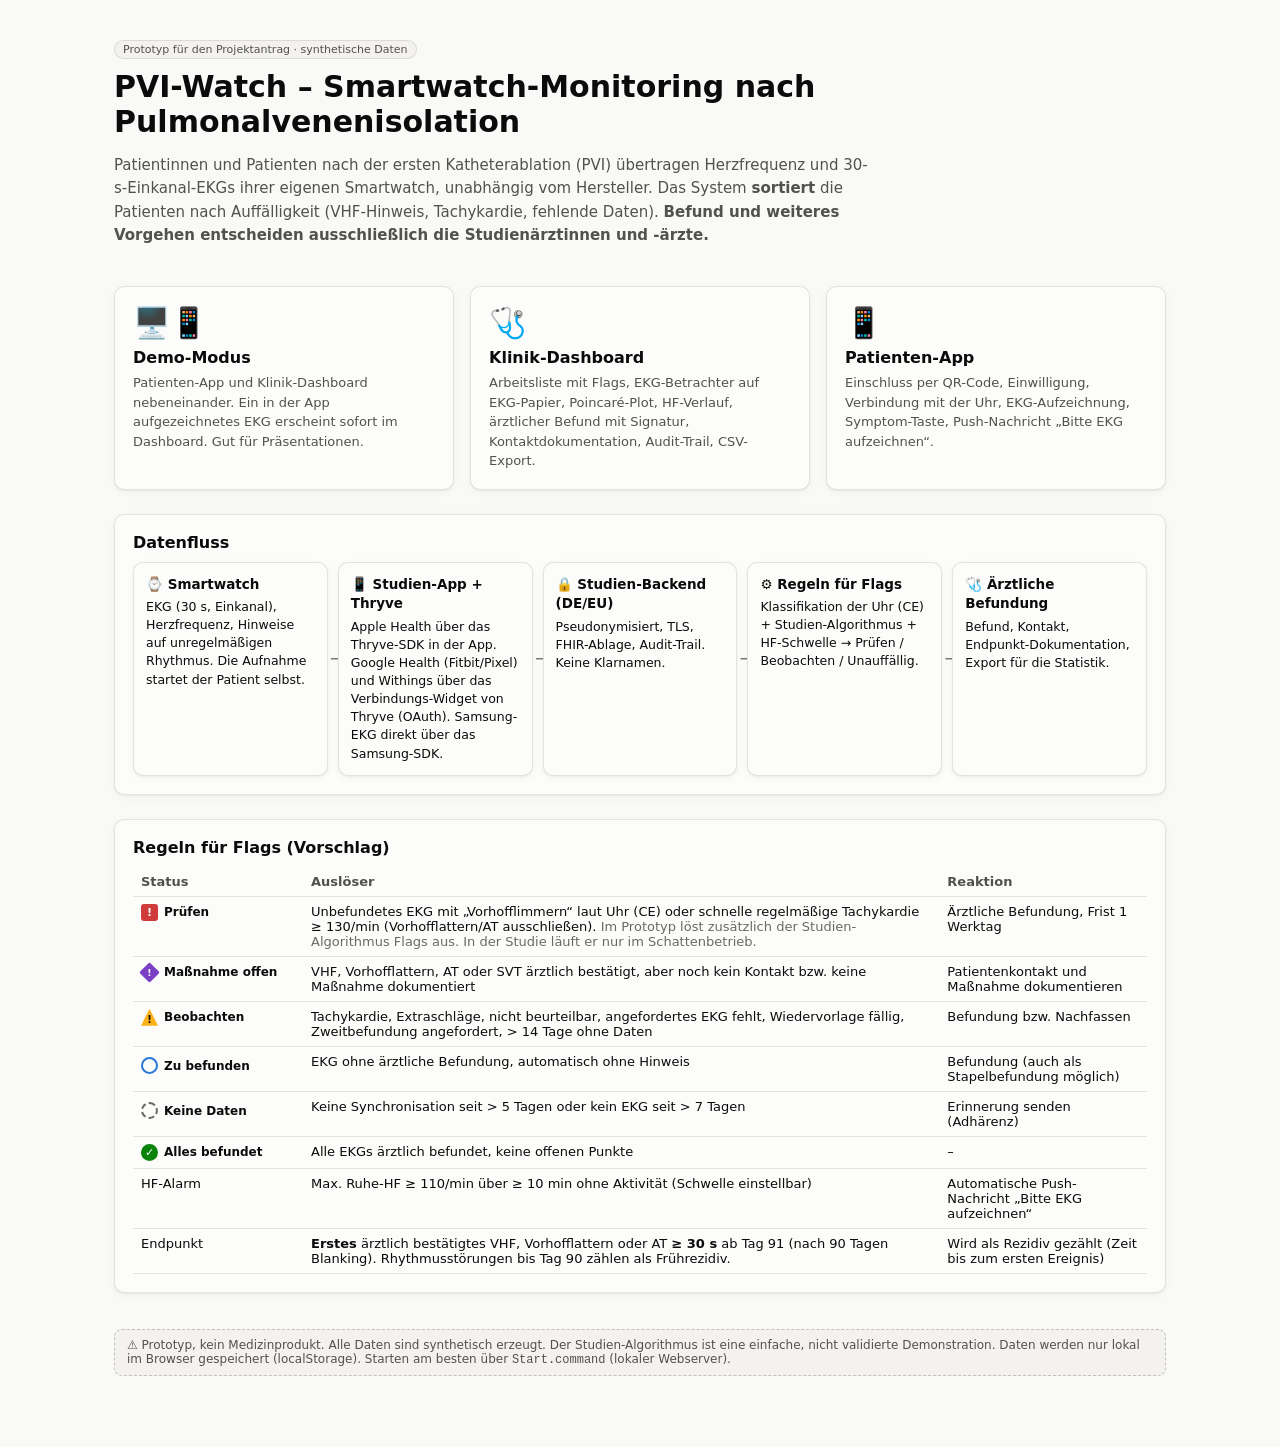
<file: index.html>
<!doctype html>
<html lang="de">
<head>
<meta charset="utf-8">
<meta name="robots" content="noindex, nofollow">
<meta name="viewport" content="width=device-width, initial-scale=1">
<title>PVI-Watch · Prototyp</title>
<link rel="stylesheet" href="assets/style.css">
<style>
  .wrap { max-width: 1100px; margin: 0 auto; padding: 40px 24px 60px; display: flex; flex-direction: column; gap: 24px; }
  .hero h1 { font-size: 30px; }
  .hero p { font-size: 15px; color: var(--ink-2); max-width: 760px; line-height: 1.55; }
  .cards { display: grid; grid-template-columns: repeat(3, 1fr); gap: 16px; }
  .cards a { text-decoration: none; color: inherit; }
  .cards .card { padding: 18px; height: 100%; transition: transform .15s; }
  .cards .card:hover { transform: translateY(-2px); }
  .cards .e { font-size: 30px; }
  .cards h2 { margin: 8px 0 6px; }
  .cards p { margin: 0; color: var(--ink-2); font-size: 13px; line-height: 1.5; }
  .flow { display: grid; grid-template-columns: repeat(5, 1fr); gap: 10px; align-items: stretch; }
  .node { padding: 12px; font-size: 12.5px; line-height: 1.45; position: relative; }
  .node b { display: block; font-size: 13.5px; margin-bottom: 4px; }
  .node:not(:last-child)::after { content: '→'; position: absolute; right: -10px; top: 40%; color: var(--muted); font-size: 16px; transform: translateX(50%); }
  .sec { padding: 18px; }
  .sec h2 { margin-bottom: 10px; }
  table { width: 100%; border-collapse: collapse; font-size: 13px; }
  th, td { text-align: left; padding: 7px 8px; border-bottom: 1px solid var(--border); vertical-align: top; }
  th { color: var(--ink-2); font-weight: 600; }
  ul.rules { margin: 0; padding-left: 18px; line-height: 1.7; font-size: 13.5px; }
</style>
</head>
<body>
<div class="wrap">
  <div class="hero">
    <span class="pill">Prototyp für den Projektantrag · synthetische Daten</span>
    <h1 style="margin-top:10px">PVI-Watch – Smartwatch-Monitoring nach Pulmonalvenenisolation</h1>
    <p>Patientinnen und Patienten nach der ersten Katheterablation (PVI) übertragen Herzfrequenz und 30-s-Einkanal-EKGs ihrer
      eigenen Smartwatch, unabhängig vom Hersteller. Das System <b>sortiert</b> die Patienten nach Auffälligkeit (VHF-Hinweis, Tachykardie,
      fehlende Daten). <b>Befund und weiteres Vorgehen entscheiden ausschließlich die Studienärztinnen und -ärzte.</b></p>
  </div>

  <div class="cards">
    <a href="demo.html"><div class="card"><div class="e">🖥️📱</div><h2>Demo-Modus</h2><p>Patienten-App und Klinik-Dashboard nebeneinander. Ein in der App aufgezeichnetes EKG erscheint sofort im Dashboard. Gut für Präsentationen.</p></div></a>
    <a href="dashboard.html"><div class="card"><div class="e">🩺</div><h2>Klinik-Dashboard</h2><p>Arbeitsliste mit Flags, EKG-Betrachter auf EKG-Papier, Poincaré-Plot, HF-Verlauf, ärztlicher Befund mit Signatur, Kontaktdokumentation, Audit-Trail, CSV-Export.</p></div></a>
    <a href="patient.html"><div class="card"><div class="e">📱</div><h2>Patienten-App</h2><p>Einschluss per QR-Code, Einwilligung, Verbindung mit der Uhr, EKG-Aufzeichnung, Symptom-Taste, Push-Nachricht „Bitte EKG aufzeichnen“.</p></div></a>
  </div>

  <div class="card sec">
    <h2>Datenfluss</h2>
    <div class="flow">
      <div class="card node"><b>⌚ Smartwatch</b>EKG (30 s, Einkanal), Herzfrequenz, Hinweise auf unregelmäßigen Rhythmus. Die Aufnahme startet der Patient selbst.</div>
      <div class="card node"><b>📱 Studien-App + Thryve</b>Apple Health über das Thryve-SDK in der App. Google Health (Fitbit/Pixel) und Withings über das Verbindungs-Widget von Thryve (OAuth). Samsung-EKG direkt über das Samsung-SDK.</div>
      <div class="card node"><b>🔒 Studien-Backend (DE/EU)</b>Pseudonymisiert, TLS, FHIR-Ablage, Audit-Trail. Keine Klarnamen.</div>
      <div class="card node"><b>⚙️ Regeln für Flags</b>Klassifikation der Uhr (CE) + Studien-Algorithmus + HF-Schwelle → Prüfen / Beobachten / Unauffällig.</div>
      <div class="card node"><b>🩺 Ärztliche Befundung</b>Befund, Kontakt, Endpunkt-Dokumentation, Export für die Statistik.</div>
    </div>
  </div>

  <div class="card sec">
    <h2>Regeln für Flags (Vorschlag)</h2>
    <table>
      <tr><th style="width:170px">Status</th><th>Auslöser</th><th>Reaktion</th></tr>
      <tr><td><span class="badge critical"><span class="dot"><span>!</span></span>Prüfen</span></td><td>Unbefundetes EKG mit „Vorhofflimmern“ laut Uhr (CE) oder schnelle regelmäßige Tachykardie ≥ 130/min (Vorhofflattern/AT ausschließen). <span class="muted">Im Prototyp löst zusätzlich der Studien-Algorithmus Flags aus. In der Studie läuft er nur im Schattenbetrieb.</span></td><td>Ärztliche Befundung, Frist 1 Werktag</td></tr>
      <tr><td><span class="badge action"><span class="dot"><span>!</span></span>Maßnahme offen</span></td><td>VHF, Vorhofflattern, AT oder SVT ärztlich bestätigt, aber noch kein Kontakt bzw. keine Maßnahme dokumentiert</td><td>Patientenkontakt und Maßnahme dokumentieren</td></tr>
      <tr><td><span class="badge warning"><span class="dot"><span>!</span></span>Beobachten</span></td><td>Tachykardie, Extraschläge, nicht beurteilbar, angefordertes EKG fehlt, Wiedervorlage fällig, Zweitbefundung angefordert, &gt; 14 Tage ohne Daten</td><td>Befundung bzw. Nachfassen</td></tr>
      <tr><td><span class="badge todo"><span class="dot"><span></span></span>Zu befunden</span></td><td>EKG ohne ärztliche Befundung, automatisch ohne Hinweis</td><td>Befundung (auch als Stapelbefundung möglich)</td></tr>
      <tr><td><span class="badge none"><span class="dot"><span></span></span>Keine Daten</span></td><td>Keine Synchronisation seit &gt; 5 Tagen oder kein EKG seit &gt; 7 Tagen</td><td>Erinnerung senden (Adhärenz)</td></tr>
      <tr><td><span class="badge good"><span class="dot"><span>✓</span></span>Alles befundet</span></td><td>Alle EKGs ärztlich befundet, keine offenen Punkte</td><td>–</td></tr>
      <tr><td>HF-Alarm</td><td>Max. Ruhe-HF ≥ 110/min über ≥ 10 min ohne Aktivität (Schwelle einstellbar)</td><td>Automatische Push-Nachricht „Bitte EKG aufzeichnen“</td></tr>
      <tr><td>Endpunkt</td><td><b>Erstes</b> ärztlich bestätigtes VHF, Vorhofflattern oder AT <b>≥ 30 s</b> ab Tag 91 (nach 90 Tagen Blanking). Rhythmusstörungen bis Tag 90 zählen als Frührezidiv.</td><td>Wird als Rezidiv gezählt (Zeit bis zum ersten Ereignis)</td></tr>
    </table>
  </div>

  <p class="disclaimer">⚠ Prototyp, kein Medizinprodukt. Alle Daten sind synthetisch erzeugt. Der Studien-Algorithmus ist eine einfache, nicht validierte Demonstration.
    Daten werden nur lokal im Browser gespeichert (localStorage). Starten am besten über <code>Start.command</code> (lokaler Webserver).</p>
</div>
</body>
</html>
</file>
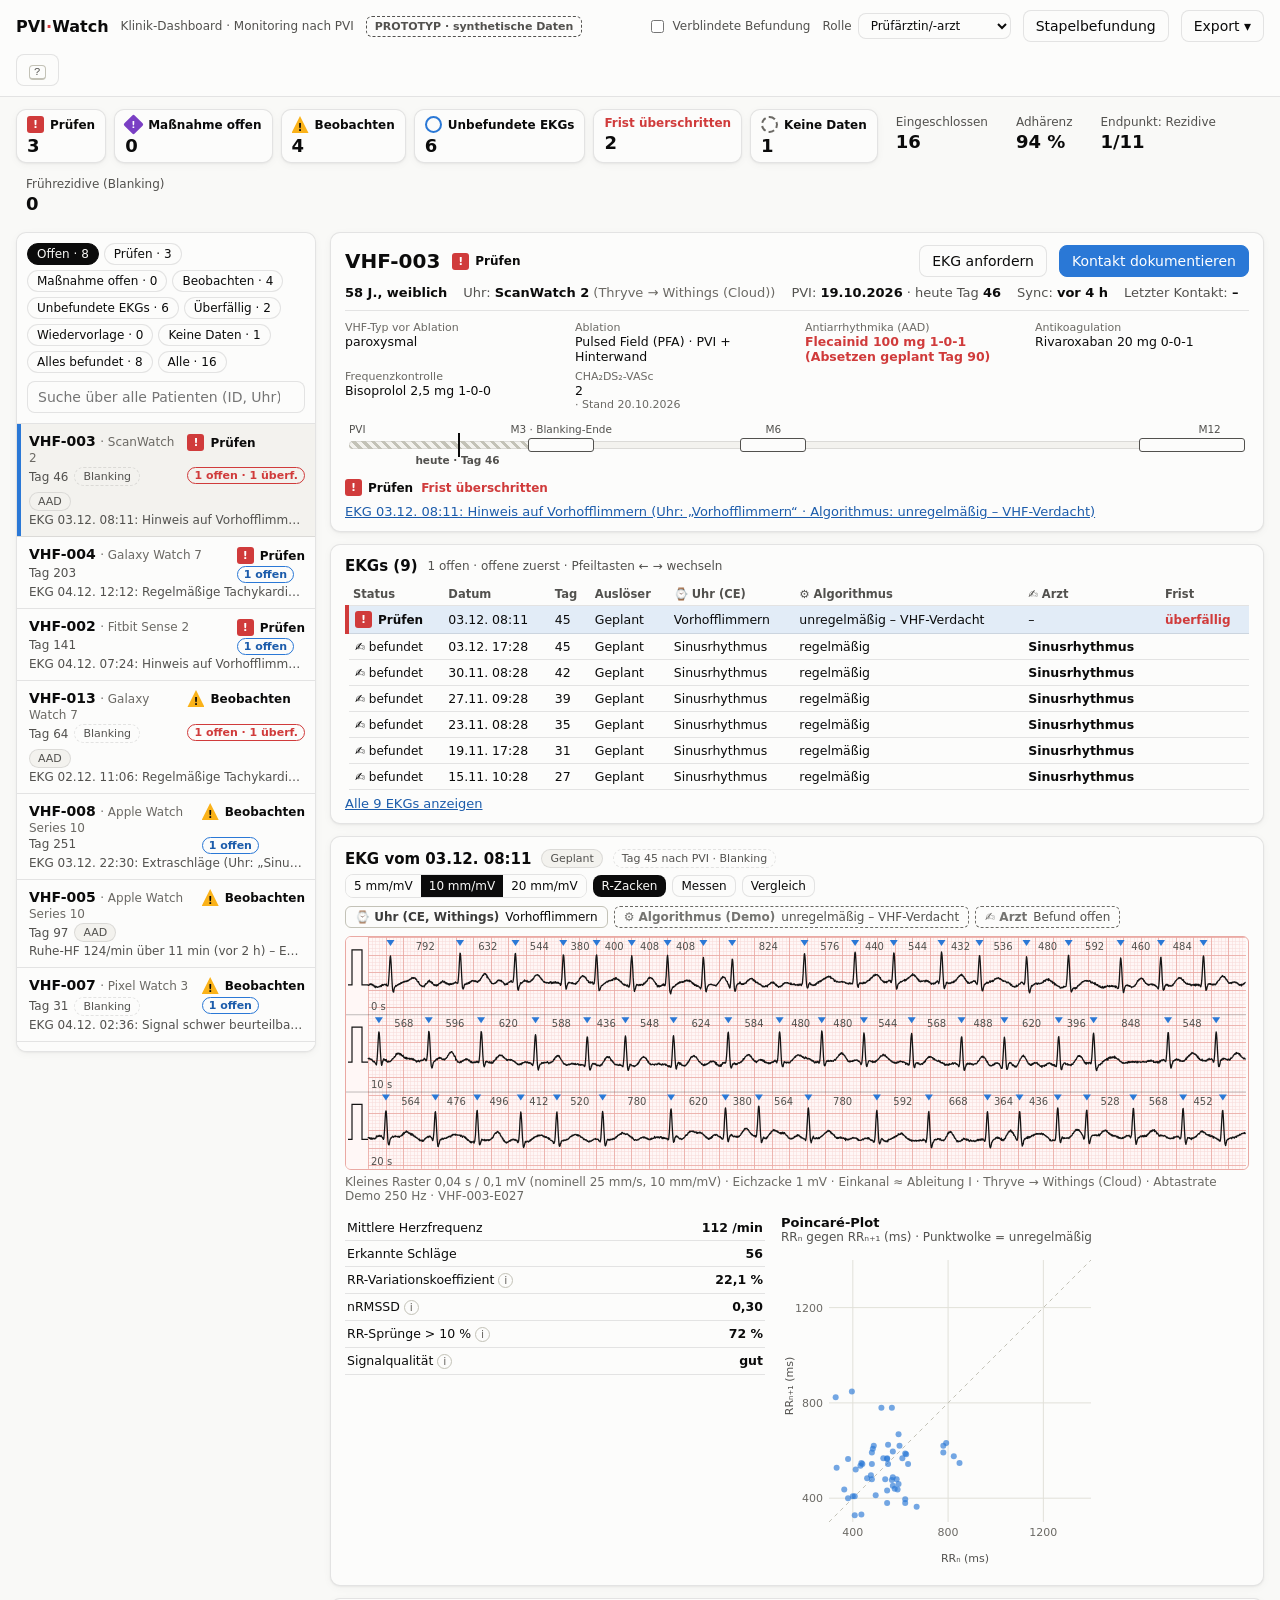
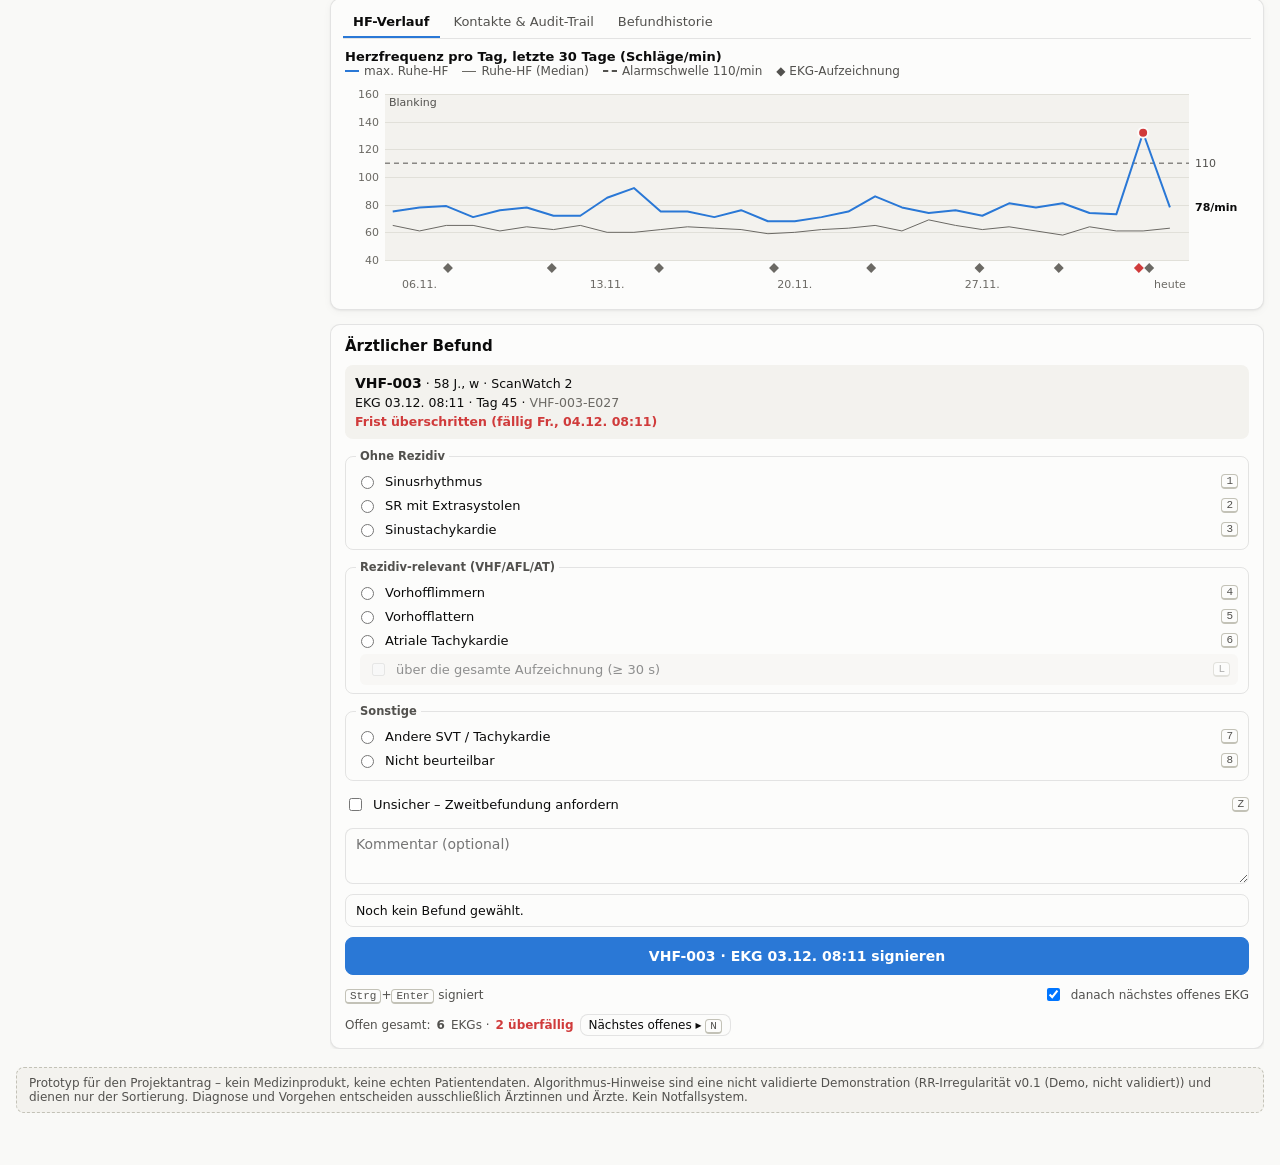
<file: dashboard.html>
<!doctype html>
<html lang="de">
<head>
<meta charset="utf-8">
<meta name="robots" content="noindex, nofollow">
<meta name="viewport" content="width=device-width, initial-scale=1">
<title>PVI-Watch · Klinik-Dashboard (Prototyp)</title>
<link rel="stylesheet" href="assets/style.css">
<style>
  .topbar { display: flex; align-items: center; gap: 12px; padding: 10px 16px; background: var(--surface); border-bottom: 1px solid var(--border); position: sticky; top: 0; z-index: 20; flex-wrap: wrap; }
  .logo { font-weight: 700; font-size: 16px; }
  .logo span { color: var(--critical); }
  .proto { font-size: 11px; font-weight: 600; padding: 3px 8px; border-radius: 6px; border: 1px dashed var(--ink-2); color: var(--ink-2); }
  .tb-ctrl { display: flex; align-items: center; gap: 6px; font-size: 12px; color: var(--ink-2); }
  .tb-ctrl select { padding: 4px 8px; font-size: 12px; }
  .menu { position: relative; }
  .menu-pop { position: absolute; right: 0; top: calc(100% + 4px); z-index: 30; min-width: 280px; padding: 6px; display: none; }
  .menu-pop.open { display: block; }
  .menu-pop button { display: block; width: 100%; text-align: left; border: 0; padding: 8px 10px; }
  .menu-pop button small { display: block; color: var(--muted); }

  .wrap { padding: 12px 16px 40px; }
  .kpis { display: flex; gap: 8px; flex-wrap: wrap; margin-bottom: 12px; align-items: stretch; }
  .kpi { display: flex; flex-direction: column; gap: 2px; padding: 7px 12px; min-width: 112px; text-align: left; border-radius: 10px; }
  .kpi .v { font-size: 20px; font-weight: 650; font-variant-numeric: tabular-nums; }
  .kpi .l { font-size: 12px; color: var(--ink-2); display: flex; align-items: center; gap: 6px; }
  .kpi.active { outline: 2px solid var(--accent); }
  .kpi-sep { width: 1px; background: var(--border); margin: 0 4px; }
  .kpi.stat { background: transparent; box-shadow: none; cursor: default; }
  .kpi.stat:hover { background: transparent; }

  .layout { display: grid; grid-template-columns: 330px minmax(0, 1fr) 360px; gap: 14px; align-items: start; }
  .list { padding: 0; overflow: hidden; position: sticky; top: 64px; max-height: calc(100vh - 80px); display: flex; flex-direction: column; }
  .list-head { padding: 10px; border-bottom: 1px solid var(--border); display: flex; flex-direction: column; gap: 8px; }
  .chips { display: flex; flex-wrap: wrap; gap: 5px; }
  .chip { font-size: 12px; padding: 3px 9px; border-radius: 99px; }
  .chip.active { background: var(--ink); color: var(--page); border-color: var(--ink); }
  .filter-note { font-size: 12px; color: var(--ink-2); background: var(--surface-2); border-radius: 6px; padding: 5px 8px; }
  .plist { overflow: auto; }
  .prow { display: grid; grid-template-columns: 1fr auto; gap: 2px 8px; width: 100%; text-align: left; border: 0; border-bottom: 1px solid var(--border); border-radius: 0; padding: 9px 10px 9px 12px; background: var(--surface); position: relative; }
  .prow.sel { background: var(--surface-2); box-shadow: inset 4px 0 0 var(--accent); }
  .prow .id { font-weight: 650; }
  .prow .why { grid-column: 1 / -1; font-size: 12px; color: var(--ink-2); white-space: nowrap; overflow: hidden; text-overflow: ellipsis; }
  .prow .meta { font-size: 12px; color: var(--ink-2); display: flex; gap: 6px; flex-wrap: wrap; align-items: center; }
  .cnt { font-size: 11px; font-weight: 650; padding: 1px 6px; border-radius: 99px; border: 1px solid var(--accent); color: var(--accent-ink); }
  .cnt.over { border-color: var(--critical); color: var(--critical); }

  .main { display: flex; flex-direction: column; gap: 12px; min-width: 0; }
  .sec { padding: 12px 14px; }
  .sec-h { display: flex; align-items: center; gap: 10px; margin-bottom: 8px; flex-wrap: wrap; }
  .sec-h h2 { font-size: 15px; }
  .phead { display: flex; flex-wrap: wrap; align-items: center; gap: 8px 12px; }
  .phead .pid { font-size: 20px; font-weight: 700; }
  .facts { display: flex; flex-wrap: wrap; gap: 4px 16px; font-size: 13px; color: var(--ink-2); margin-top: 8px; }
  .facts b { color: var(--ink); font-weight: 600; }
  .clin { display: grid; grid-template-columns: repeat(auto-fill, minmax(190px, 1fr)); gap: 6px 16px; margin-top: 10px; padding-top: 10px; border-top: 1px solid var(--border); font-size: 12.5px; }
  .clin div span { display: block; color: var(--muted); font-size: 11px; }
  .clin .warnv { color: var(--critical); font-weight: 600; }
  .timeline { position: relative; height: 46px; margin: 12px 4px 2px; }
  .tl-bar { position: absolute; left: 0; right: 0; top: 18px; height: 8px; background: var(--surface-2); border-radius: 4px; border: 1px solid var(--border); }
  .tl-blank { position: absolute; top: 18px; height: 8px; background: repeating-linear-gradient(45deg, var(--axis) 0 3px, transparent 3px 7px); border-radius: 4px 0 0 4px; }
  .tl-win { position: absolute; top: 15px; height: 14px; border-radius: 3px; border: 1.5px solid var(--ink-2); background: var(--surface); }
  .tl-win.due { border-color: var(--warning); background: color-mix(in srgb, var(--warning) 25%, transparent); }
  .tl-win.done { border-color: var(--good); background: color-mix(in srgb, var(--good) 20%, transparent); }
  .tl-lab { position: absolute; top: 0; font-size: 10.5px; color: var(--ink-2); transform: translateX(-50%); white-space: nowrap; }
  .tl-lab.b { top: 31px; }
  .tl-today { position: absolute; top: 10px; width: 2px; height: 24px; background: var(--ink); }
  .tl-ev { position: absolute; top: 16px; width: 12px; height: 12px; background: var(--critical); transform: translateX(-50%) rotate(45deg); border: 2px solid var(--surface); }
  .reasons { margin: 10px 0 0; padding: 0; list-style: none; display: flex; flex-direction: column; gap: 5px; }
  .reasons li { display: flex; gap: 8px; align-items: center; font-size: 13px; flex-wrap: wrap; }
  .linkbtn { border: 0; background: none; padding: 0; color: var(--accent-ink); text-decoration: underline; font-size: 13px; text-align: left; }
  .mini { font-size: 12px; padding: 3px 8px; }

  table.ecgs { width: 100%; border-collapse: collapse; font-size: 12.5px; }
  table.ecgs th { text-align: left; font-weight: 600; color: var(--ink-2); font-size: 11.5px; padding: 4px 6px; border-bottom: 1px solid var(--border); white-space: nowrap; }
  table.ecgs td { padding: 5px 6px; border-bottom: 1px solid var(--border); white-space: nowrap; }
  table.ecgs tr.erow { cursor: pointer; }
  table.ecgs tr.erow:hover td { background: var(--surface-2); }
  table.ecgs tr.erow.sel td { background: color-mix(in srgb, var(--accent) 12%, transparent); }
  table.ecgs tr.erow td:first-child { border-left: 4px solid transparent; }
  table.ecgs tr.erow.st-critical td:first-child { border-left-color: var(--critical); }
  table.ecgs tr.erow.st-warning td:first-child { border-left-color: var(--warning); }
  table.ecgs tr.erow.st-todo td:first-child { border-left-color: var(--accent); }
  .over { color: var(--critical); font-weight: 600; }
  .draft { font-size: 11px; color: var(--action); font-weight: 650; }

  .viewer-head { display: flex; flex-wrap: wrap; gap: 6px 10px; align-items: center; margin-bottom: 8px; }
  .srcs { display: flex; flex-wrap: wrap; gap: 6px; margin-bottom: 8px; }
  .ctrls { display: flex; gap: 6px; align-items: center; flex-wrap: wrap; font-size: 12px; }
  .ctrls .seg { display: inline-flex; border: 1px solid var(--border); border-radius: 8px; overflow: hidden; }
  .ctrls .seg button { border: 0; border-radius: 0; padding: 4px 8px; font-size: 12px; }
  .ctrls .seg button.on, .ctrls button.on { background: var(--ink); color: var(--page); }
  .ecgwrap { position: relative; border-radius: 6px; overflow: hidden; border: 1px solid var(--ecg-major); user-select: none; }
  .ecgwrap canvas { display: block; }
  .ecgwrap.measure { cursor: crosshair; }
  .hline { position: absolute; top: 0; width: 1px; background: var(--ecg-mark); pointer-events: none; display: none; }
  .caliper { position: absolute; pointer-events: none; display: none; border-left: 1.5px solid var(--action); border-right: 1.5px solid var(--action); background: color-mix(in srgb, var(--action) 12%, transparent); }
  .caliper span { position: absolute; top: 2px; left: 50%; transform: translateX(-50%); background: var(--action); color: #fff; font-size: 11px; font-weight: 650; padding: 1px 6px; border-radius: 4px; white-space: nowrap; }
  .cmp-label { font-size: 12px; color: var(--ink-2); margin: 10px 0 4px; }
  .grid2 { display: grid; grid-template-columns: minmax(0, 420px) 1fr; gap: 16px; margin-top: 12px; align-items: start; }
  .meas { display: grid; grid-template-columns: 1fr auto; gap: 0; font-size: 12.5px; }
  .meas > div { padding: 5px 2px; border-bottom: 1px solid var(--border); }
  .meas > div:nth-child(even) { text-align: right; font-weight: 650; font-variant-numeric: tabular-nums; }
  .info { cursor: help; color: var(--muted); font-size: 11px; border: 1px solid var(--axis); border-radius: 50%; width: 15px; height: 15px; display: inline-grid; place-items: center; margin-left: 4px; }
  .chart-title { font-size: 13px; font-weight: 600; }
  .chart-sub { font-size: 12px; color: var(--ink-2); margin-bottom: 6px; }
  .legend { display: flex; gap: 14px; font-size: 12px; color: var(--ink-2); margin-bottom: 6px; flex-wrap: wrap; }
  .legend i { display: inline-block; width: 14px; height: 0; border-top: 2px solid; vertical-align: middle; margin-right: 5px; }
  .tabs { display: flex; gap: 4px; border-bottom: 1px solid var(--border); margin: -4px -2px 10px; }
  .tabs button { border: 0; border-radius: 0; background: none; padding: 7px 10px; font-size: 13px; color: var(--ink-2); border-bottom: 2px solid transparent; }
  .tabs button.on { color: var(--ink); font-weight: 650; border-bottom-color: var(--accent); }
  .log { list-style: none; margin: 0; padding: 0; font-size: 12.5px; }
  .log li { padding: 6px 0; border-bottom: 1px solid var(--border); display: grid; grid-template-columns: 96px 1fr; gap: 10px; }
  .log .who { color: var(--muted); font-size: 11.5px; }

  .review-col { position: sticky; top: 64px; max-height: calc(100vh - 80px); overflow: auto; }
  .rv { padding: 12px 14px; display: flex; flex-direction: column; gap: 10px; }
  .rv-target { font-size: 12.5px; padding: 8px 10px; border-radius: 8px; background: var(--surface-2); line-height: 1.5; }
  .rv-target b { font-size: 14px; }
  fieldset { border: 1px solid var(--border); border-radius: 8px; padding: 6px 10px 8px; margin: 0; }
  legend { font-size: 11.5px; color: var(--ink-2); padding: 0 4px; font-weight: 600; }
  .opt { display: flex; align-items: center; gap: 8px; font-size: 13px; padding: 4px 0; cursor: pointer; }
  .opt kbd { margin-left: auto; }
  .rv .sub-opt { margin: 2px 0 0 4px; padding: 6px 8px; border-radius: 6px; background: var(--surface-2); }
  .rv .sub-opt.disabled { opacity: .45; }
  .preview { font-size: 12.5px; border-radius: 8px; padding: 8px 10px; border: 1px solid var(--border); }
  .preview.yes { border-color: var(--critical); background: color-mix(in srgb, var(--critical) 8%, transparent); }
  .sign { width: 100%; padding: 10px; font-weight: 650; }
  .hist { font-size: 12px; border-left: 2px solid var(--axis); padding-left: 8px; display: flex; flex-direction: column; gap: 4px; }
  .hist .old { color: var(--muted); }
  .hist .old b { text-decoration: line-through; }
  .ro { font-size: 12.5px; padding: 8px 10px; border-radius: 8px; border: 1px dashed var(--axis); color: var(--ink-2); }
  .queue { font-size: 12px; color: var(--ink-2); display: flex; align-items: center; gap: 6px; flex-wrap: wrap; }

  dialog { border: 1px solid var(--border); border-radius: 12px; padding: 0; background: var(--surface); color: var(--ink); box-shadow: 0 20px 60px rgba(0,0,0,.25); max-width: min(920px, 96vw); }
  dialog::backdrop { background: rgba(0,0,0,.35); }
  .dlg { padding: 18px; display: flex; flex-direction: column; gap: 10px; min-width: 420px; }
  .dlg label { font-size: 12.5px; display: flex; flex-direction: column; gap: 4px; }
  .dlg .row2 { display: grid; grid-template-columns: 1fr 1fr; gap: 10px; }
  .batch-list { max-height: 60vh; overflow: auto; display: flex; flex-direction: column; gap: 8px; }
  .batch-item { display: grid; grid-template-columns: 24px 150px 1fr; gap: 10px; align-items: center; border: 1px solid var(--border); border-radius: 8px; padding: 6px 8px; }
  .batch-item canvas { display: block; border-radius: 4px; }
  .keys { display: grid; grid-template-columns: auto 1fr; gap: 6px 14px; font-size: 13px; }
  .empty { padding: 30px; text-align: center; color: var(--ink-2); }

  @media (max-width: 1500px) {
    #userName { display: none; }
    .kpi { min-width: 0; padding: 6px 10px; }
    .kpi .v { font-size: 18px; }
    .kpi-sep { display: none; }
  }
  @media (max-width: 1450px) {
    .layout { grid-template-columns: 300px minmax(0, 1fr); }
    .review-col { grid-column: 2; position: static; max-height: none; }
  }
  @media (max-width: 1100px) {
    .layout { grid-template-columns: 1fr; }
    .list { position: static; max-height: 300px; }
    .review-col { grid-column: 1; }
    .grid2 { grid-template-columns: 1fr; }
  }
</style>
</head>
<body>
<div class="topbar">
  <div class="logo">PVI<span>·</span>Watch</div>
  <div class="ink2 small">Klinik-Dashboard · Monitoring nach PVI</div>
  <span class="proto" title="Synthetische Daten, kein Medizinprodukt">PROTOTYP · synthetische Daten</span>
  <div class="spacer"></div>
  <label class="tb-ctrl" title="Uhr- und Algorithmus-Einstufung werden erst nach dem Signieren eingeblendet (vermeidet Anchoring-Bias bei der Referenzbefundung)"><input type="checkbox" id="tBlind"> Verblindete Befundung</label>
  <label class="tb-ctrl">Rolle
    <select id="tRole"><option value="pi">Prüfärztin/-arzt</option><option value="nurse">Study Nurse</option><option value="monitor">Monitor (nur lesen)</option></select>
  </label>
  <button id="btnBatch" title="Unauffällige Routine-EKGs gesammelt befunden">Stapelbefundung</button>
  <div class="menu">
    <button id="btnExport" aria-haspopup="true">Export ▾</button>
    <div class="card menu-pop" id="exportMenu" role="menu"></div>
  </div>
  <button id="btnKeys" title="Tastenkürzel (?)"><kbd>?</kbd></button>
  <span class="small ink2" id="userName"></span>
</div>

<div class="wrap">
  <div class="kpis" id="kpis"></div>
  <div class="layout">
    <aside class="card list" aria-label="Patientenliste">
      <div class="list-head">
        <div class="chips" id="chips" role="tablist"></div>
        <input type="search" id="search" placeholder="Suche über alle Patienten (ID, Uhr) …" aria-label="Patienten suchen">
        <div class="filter-note" id="filterNote" hidden></div>
      </div>
      <div class="plist" id="plist" role="listbox" aria-label="Patienten"></div>
    </aside>
    <section class="main" id="main"></section>
    <aside class="review-col" id="reviewCol" aria-label="Befundung"></aside>
  </div>
  <p class="disclaimer" style="margin-top:18px">
    Prototyp für den Projektantrag – kein Medizinprodukt, keine echten Patientendaten. Algorithmus-Hinweise sind eine nicht validierte Demonstration (<span id="algoVer"></span>) und dienen nur der Sortierung.
    Diagnose und Vorgehen entscheiden ausschließlich Ärztinnen und Ärzte. Kein Notfallsystem.
  </p>
</div>

<dialog id="dlgContact"></dialog>
<dialog id="dlgConfirm"></dialog>
<dialog id="dlgBatch"></dialog>
<dialog id="dlgKeys"></dialog>

<div class="tooltip" id="tip" role="tooltip"></div>
<div class="toast" id="toast" role="status" aria-live="polite"></div>

<script src="assets/ecg.js"></script>
<script src="assets/data.js"></script>
<script src="assets/dashboard.js"></script>
</body>
</html>
</file>
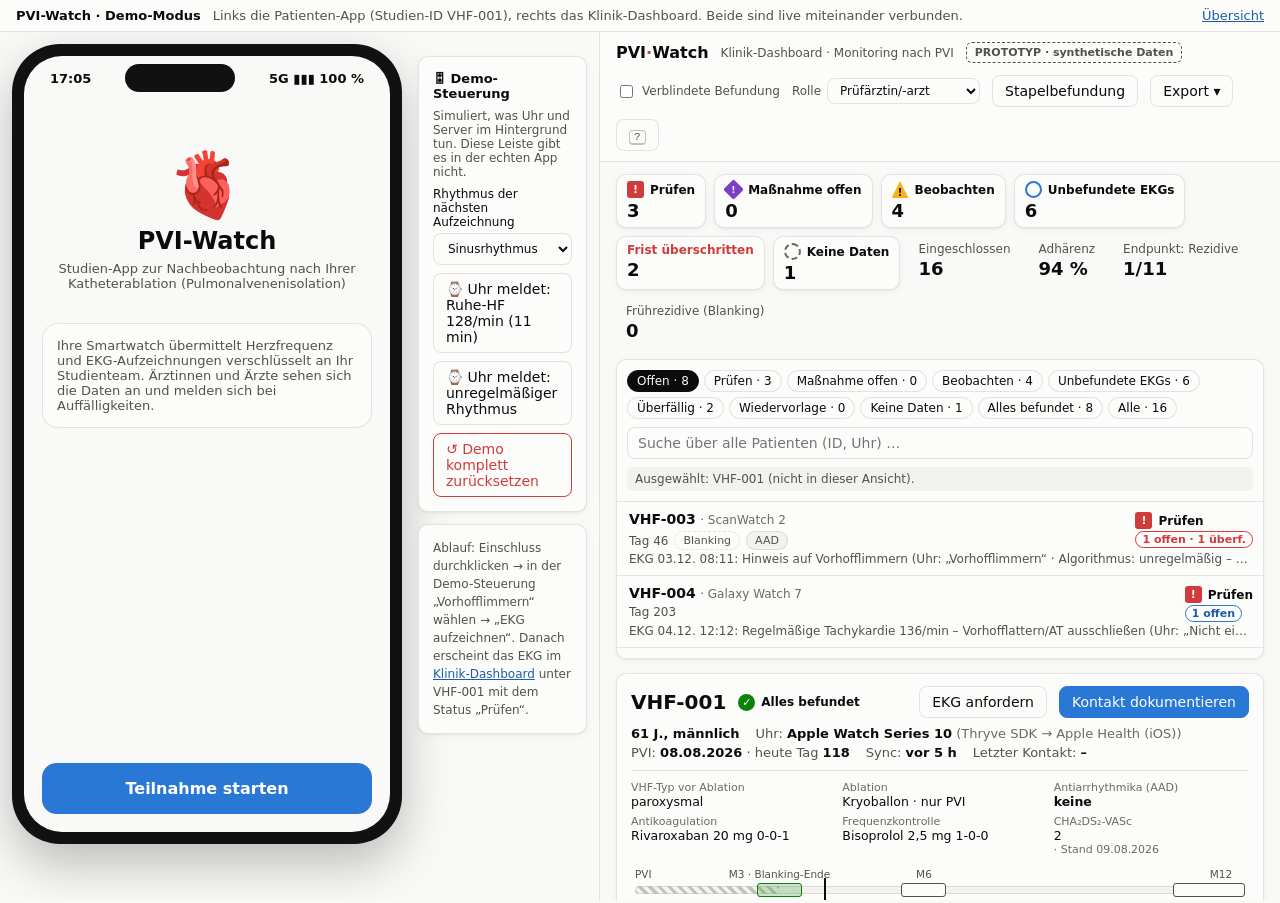
<file: demo.html>
<!doctype html>
<html lang="de">
<head>
<meta charset="utf-8">
<meta name="robots" content="noindex, nofollow">
<meta name="viewport" content="width=device-width, initial-scale=1">
<title>PVI-Watch · Demo-Modus</title>
<link rel="stylesheet" href="assets/style.css">
<style>
  html, body { height: 100%; }
  body { display: grid; grid-template-columns: 600px 1fr; grid-template-rows: auto 1fr; }
  header { grid-column: 1 / -1; padding: 8px 16px; display: flex; gap: 12px; align-items: center; background: var(--surface); border-bottom: 1px solid var(--border); font-size: 13px; }
  iframe { border: 0; width: 100%; height: 100%; }
  .left { border-right: 1px solid var(--border); background: var(--page); }
</style>
</head>
<body>
<header><b>PVI-Watch · Demo-Modus</b><span class="ink2">Links die Patienten-App (Studien-ID VHF-001), rechts das Klinik-Dashboard. Beide sind live miteinander verbunden.</span><div class="spacer"></div><a href="index.html">Übersicht</a></header>
<div class="left"><iframe src="patient.html" title="Patienten-App"></iframe></div>
<div><iframe src="dashboard.html?p=VHF-001" title="Klinik-Dashboard"></iframe></div>
</body>
</html>
</file>
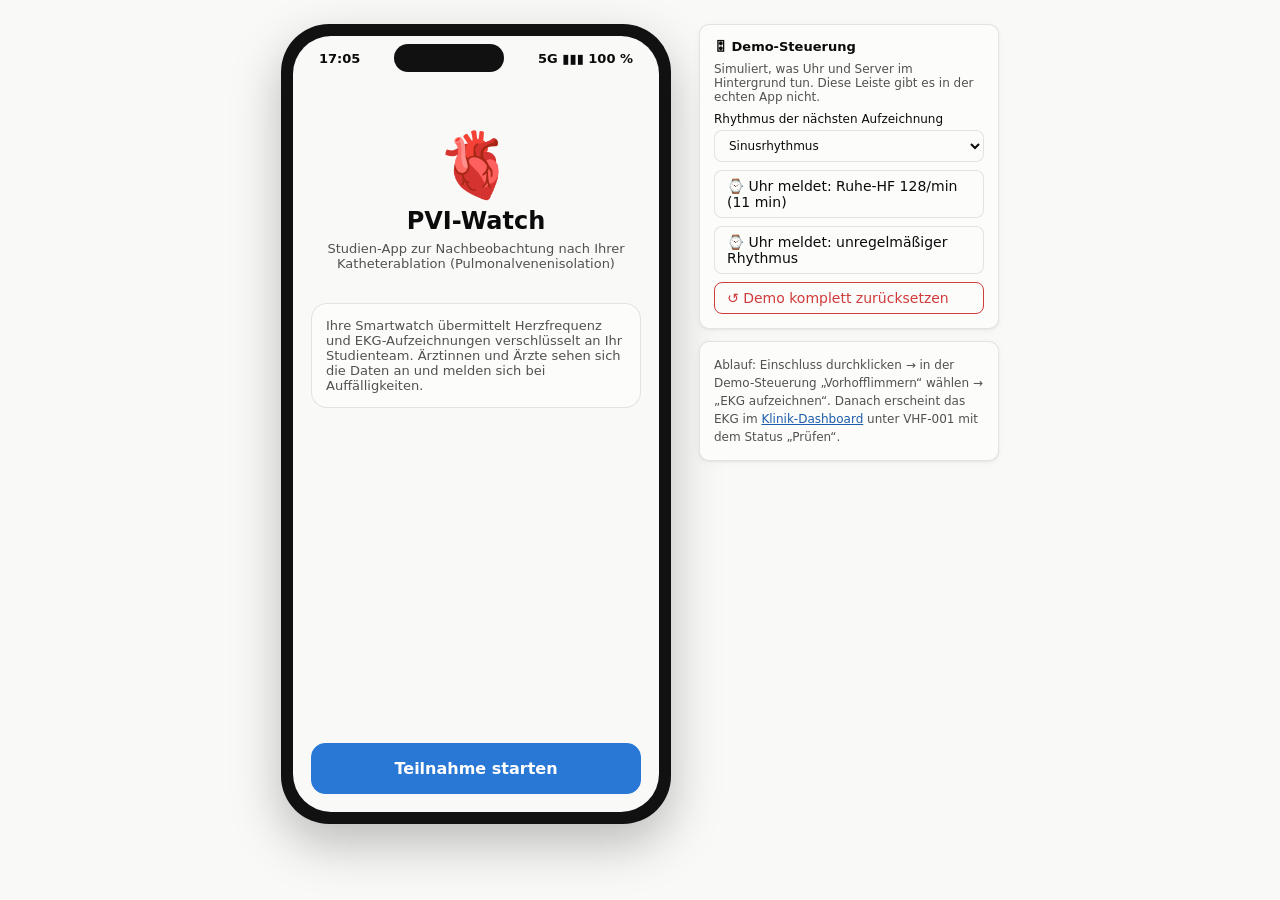
<file: patient.html>
<!doctype html>
<html lang="de">
<head>
<meta charset="utf-8">
<meta name="robots" content="noindex, nofollow">
<meta name="viewport" content="width=device-width, initial-scale=1">
<title>PVI-Watch · Patienten-App (Prototyp)</title>
<link rel="stylesheet" href="assets/style.css">
<style>
  body { display: flex; gap: 28px; justify-content: center; align-items: flex-start; padding: 24px; min-height: 100vh; }
  body.embed { padding: 12px; gap: 16px; }
  .phone { width: 390px; height: 800px; border-radius: 48px; background: #111; padding: 12px; box-shadow: 0 20px 50px rgba(0,0,0,.25); flex: 0 0 auto; }
  .screen { width: 100%; height: 100%; border-radius: 38px; background: var(--page); overflow: hidden; position: relative; display: flex; flex-direction: column; }
  .statusbar { height: 44px; display: flex; align-items: center; justify-content: space-between; padding: 0 26px; font-size: 13px; font-weight: 600; flex: 0 0 auto; }
  .notch { width: 110px; height: 28px; background: #111; border-radius: 20px; }
  .content { flex: 1; overflow-y: auto; padding: 8px 18px 18px; display: flex; flex-direction: column; gap: 12px; }
  .tabs { display: flex; border-top: 1px solid var(--border); background: var(--surface); flex: 0 0 auto; padding-bottom: 14px; }
  .tabs button { flex: 1; border: 0; border-radius: 0; background: transparent; padding: 10px 0 4px; font-size: 11px; color: var(--muted); display: flex; flex-direction: column; align-items: center; gap: 2px; }
  .tabs button .i { font-size: 19px; }
  .tabs button.on { color: var(--accent-ink); font-weight: 600; }
  .big { width: 100%; padding: 15px; font-size: 16px; font-weight: 600; border-radius: 14px; }
  .pcard { background: var(--surface); border: 1px solid var(--border); border-radius: 16px; padding: 14px; }
  .hello { font-size: 24px; font-weight: 700; margin-top: 4px; }
  .sub { color: var(--ink-2); font-size: 13px; }
  .conn { display: flex; gap: 12px; align-items: center; }
  .conn .w { width: 44px; height: 44px; border-radius: 12px; background: var(--surface-2); display: grid; place-items: center; font-size: 22px; }
  .ok { color: var(--good-ink); font-weight: 600; }
  .progress { height: 8px; background: var(--surface-2); border-radius: 99px; overflow: hidden; margin-top: 8px; }
  .progress > div { height: 100%; background: var(--accent); border-radius: 99px; }
  .emerg { border: 1.5px solid var(--critical); border-radius: 14px; padding: 12px; font-size: 12.5px; line-height: 1.45; }
  .emerg b { color: var(--critical); }
  .hist li { display: flex; justify-content: space-between; gap: 8px; padding: 9px 0; border-bottom: 1px solid var(--border); font-size: 13px; }
  .hist { list-style: none; margin: 0; padding: 0; }
  .center { text-align: center; }
  .step { font-size: 12px; color: var(--muted); font-weight: 600; letter-spacing: .3px; text-transform: uppercase; }
  .choice { display: flex; align-items: center; gap: 12px; padding: 12px; border: 1px solid var(--border); border-radius: 12px; background: var(--surface); cursor: pointer; text-align: left; width: 100%; }
  .choice.on { outline: 2px solid var(--accent); }
  .choice .sm { font-size: 11.5px; color: var(--muted); }
  .chk { display: flex; gap: 10px; align-items: flex-start; font-size: 13px; padding: 8px 0; }
  .chk input { margin-top: 3px; width: 18px; height: 18px; }
  .qr { width: 200px; height: 200px; margin: 10px auto; border: 3px solid var(--accent); border-radius: 18px; display: grid; place-items: center; font-size: 60px; position: relative; overflow: hidden; }
  .qr::after { content: ''; position: absolute; left: 0; right: 0; height: 3px; background: var(--accent); animation: scan 1.6s infinite ease-in-out; }
  @keyframes scan { 0% { top: 8%; } 50% { top: 90%; } 100% { top: 8%; } }
  .sheet { background: var(--surface); border-radius: 16px; border: 1px solid var(--border); overflow: hidden; }
  .sheet .h { padding: 14px; border-bottom: 1px solid var(--border); font-weight: 600; text-align: center; }
  .sheet .r { display: flex; justify-content: space-between; align-items: center; padding: 11px 14px; border-bottom: 1px solid var(--border); font-size: 14px; }
  .switch { width: 44px; height: 26px; border-radius: 99px; background: var(--good); position: relative; flex: 0 0 auto; }
  .switch::after { content: ''; position: absolute; right: 3px; top: 3px; width: 20px; height: 20px; border-radius: 50%; background: #fff; }
  .rec-ring { width: 170px; height: 170px; border-radius: 50%; margin: 6px auto; display: grid; place-items: center; font-size: 46px; font-weight: 700; font-variant-numeric: tabular-nums; }
  .push { position: absolute; left: 10px; right: 10px; top: 46px; z-index: 5; background: rgba(250,250,248,.97); color: #0b0b0b; border-radius: 18px; padding: 12px 14px; box-shadow: 0 10px 30px rgba(0,0,0,.25); font-size: 13px; cursor: pointer; transform: translateY(-160%); opacity: 0; visibility: hidden; transition: transform .35s, opacity .35s, visibility .35s; }
  .push.show { transform: none; opacity: 1; visibility: visible; }
  .push .app { font-size: 11px; color: #52514e; display: flex; justify-content: space-between; margin-bottom: 3px; }
  .symgrid { display: grid; grid-template-columns: 1fr 1fr; gap: 8px; }
  .sym { padding: 14px 10px; border-radius: 12px; font-size: 14px; }
  .sym.on { background: var(--accent); color: #fff; border-color: var(--accent); }
  .demo { width: 300px; display: flex; flex-direction: column; gap: 12px; position: sticky; top: 24px; }
  .demo .card { padding: 14px; display: flex; flex-direction: column; gap: 8px; }
  .demo h3 { font-size: 13px; }
  .demo button { text-align: left; }
  body.embed .demo { width: 240px; }
</style>
</head>
<body>
<div class="phone"><div class="screen" id="screen">
  <div class="statusbar"><span id="clock">9:41</span><span class="notch"></span><span>5G ▮▮▮ 100 %</span></div>
  <div class="push" id="push"></div>
  <div class="content" id="content"></div>
  <div class="tabs" id="tabs"></div>
</div></div>

<aside class="demo">
  <div class="card">
    <h3>🎛 Demo-Steuerung</h3>
    <div class="small ink2">Simuliert, was Uhr und Server im Hintergrund tun. Diese Leiste gibt es in der echten App nicht.</div>
    <label class="small">Rhythmus der nächsten Aufzeichnung
      <select id="dRhythm" style="width:100%;margin-top:4px">
        <option value="sinus">Sinusrhythmus</option>
        <option value="af">Vorhofflimmern</option>
        <option value="tachy">Sinustachykardie</option>
        <option value="flutter">Vorhofflattern 2:1</option>
        <option value="sves">SR mit Extrasystolen</option>
        <option value="artifact">Bewegungsartefakte</option>
      </select>
    </label>
    <button id="dHr">⌚ Uhr meldet: Ruhe-HF 128/min (11 min)</button>
    <button id="dIrn">⌚ Uhr meldet: unregelmäßiger Rhythmus</button>
    <button id="dReset" class="danger">↺ Demo komplett zurücksetzen</button>
  </div>
  <div class="card small ink2" id="dHint" style="display:block;line-height:1.5">
    Ablauf: Einschluss durchklicken → in der Demo-Steuerung „Vorhofflimmern“ wählen → „EKG aufzeichnen“. Danach erscheint das EKG im
    <a href="dashboard.html?p=VHF-001" target="_blank">Klinik-Dashboard</a> unter VHF-001 mit dem Status „Prüfen“.
  </div>
</aside>

<script src="assets/ecg.js"></script>
<script src="assets/data.js"></script>
<script src="assets/patient.js"></script>
</body>
</html>
</file>
<file: assets/style.css>
/* PVI-Watch Prototyp – gemeinsame Styles */
:root {
  color-scheme: light;
  --page: #f9f9f7;
  --surface: #fcfcfb;
  --surface-2: #f3f2ee;
  --ink: #0b0b0b;
  --ink-2: #52514e;
  --muted: #6b6964;
  --grid: #e1e0d9;
  --axis: #c3c2b7;
  --border: rgba(11, 11, 11, 0.10);
  --accent: #2a78d6;
  --accent-ink: #1c5cab;
  --good: #098309;
  --good-ink: #006300;
  --warning: #fab219;
  --serious: #ec835a;
  --critical: #d03b3b;
  --none: #898781;
  --ecg-paper: #fff7f6;
  --ecg-minor: #f6d9d6;
  --ecg-major: #eaa9a3;
  --ecg-trace: #141414;
  --ecg-mark: #2a78d6;
  --ecg-label: #52514e;
  --ecg-row: rgba(0,0,0,.25);
  --action: #7a3fc4;
  --radius: 10px;
  --shadow: 0 1px 2px rgba(0,0,0,.05), 0 2px 8px rgba(0,0,0,.04);
  font-family: system-ui, -apple-system, "Segoe UI", sans-serif;
  font-size: 14px;
  color: var(--ink);
  background: var(--page);
}
@media (prefers-color-scheme: dark) {
  :root {
    color-scheme: dark;
    --page: #0d0d0d;
    --surface: #1a1a19;
    --surface-2: #232321;
    --ink: #f0efec;
    --ink-2: #c3c2b7;
    --grid: #2c2c2a;
    --axis: #383835;
    --border: rgba(255,255,255,0.10);
    --accent: #2a6fc4;
    --accent-ink: #86b6ef;
    --muted: #a3a29b;
    --good: #0ca30c;
    --good-ink: #0ca30c;
    --critical: #e25555;
    --action: #9a6be0;
    --ecg-paper: #1d1615;
    --ecg-minor: #352321;
    --ecg-major: #5a3431;
    --ecg-trace: #f0efec;
    --ecg-mark: #6da7ec;
    --ecg-label: #c3c2b7;
    --ecg-row: rgba(255,255,255,.25);
    --shadow: none;
  }
}
* { box-sizing: border-box; }
body { margin: 0; background: var(--page); color: var(--ink); }
h1, h2, h3, h4 { margin: 0; font-weight: 600; }
h1 { font-size: 22px; }
h2 { font-size: 16px; }
h3 { font-size: 14px; }
a { color: var(--accent-ink); }
button {
  font: inherit; cursor: pointer; border-radius: 8px; border: 1px solid var(--border);
  background: var(--surface); color: var(--ink); padding: 7px 12px;
}
button:hover { background: var(--surface-2); }
button.primary { background: var(--accent); border-color: var(--accent); color: #fff; }
button.primary:hover { filter: brightness(1.07); }
button.danger { border-color: var(--critical); color: var(--critical); }
button:disabled { opacity: .5; cursor: default; }
input[type=text], input[type=search], textarea, select {
  font: inherit; color: var(--ink); background: var(--surface);
  border: 1px solid var(--border); border-radius: 8px; padding: 7px 10px;
}
textarea { width: 100%; resize: vertical; min-height: 56px; }
.card { background: var(--surface); border: 1px solid var(--border); border-radius: var(--radius); box-shadow: var(--shadow); }
.muted { color: var(--muted); }
.ink2 { color: var(--ink-2); }
.small { font-size: 12px; }
.tnum { font-variant-numeric: tabular-nums; }
.row { display: flex; gap: 8px; align-items: center; }
.spacer { flex: 1; }

/* Status-Badges: Farbe + Form + Symbol + Text (nie Farbe allein) */
.badge { display: inline-flex; align-items: center; gap: 6px; font-size: 12px; font-weight: 600; color: var(--ink); white-space: nowrap; }
.badge .dot { width: 17px; height: 17px; display: inline-grid; place-items: center; font-size: 11px; font-weight: 800; color: #fff; flex: 0 0 auto; }
.badge.critical .dot { background: var(--critical); border-radius: 3px; }                       /* Quadrat */
.badge.action .dot { background: var(--action); border-radius: 2px; transform: rotate(45deg) scale(.86); }  /* Raute */
.badge.action .dot > span { transform: rotate(-45deg); }
.badge.warning .dot { background: var(--warning); color: #0b0b0b; clip-path: polygon(50% 0, 100% 100%, 0 100%); padding-top: 5px; font-size: 10px; } /* Dreieck */
.badge.todo .dot { background: transparent; border: 2px solid var(--accent); color: var(--accent); border-radius: 50%; } /* Ring */
.badge.none .dot { background: transparent; border: 2px dashed var(--muted); color: var(--muted); border-radius: 50%; } /* gestrichelt */
.badge.good .dot { background: var(--good); border-radius: 50%; }                              /* Kreis */
.badge.info .dot { background: var(--accent); border-radius: 50%; }

/* Herkunft einer Einstufung: Uhr / Algorithmus / Arzt */
.src { display: inline-flex; align-items: center; gap: 6px; font-size: 12px; padding: 3px 9px; border-radius: 6px; white-space: nowrap; color: var(--ink); }
.src.watch { border: 1px solid var(--axis); background: var(--surface); }
.src.algo { border: 1px dashed var(--muted); background: transparent; color: var(--ink-2); }
.src.doc { background: var(--ink); color: var(--page); font-weight: 600; }
.src.doc.recurrence { background: var(--critical); color: #fff; }
.src.blind { border: 1px dashed var(--axis); color: var(--muted); }
.src .k { font-weight: 700; opacity: .8; }

:focus-visible { outline: 2px solid var(--accent); outline-offset: 2px; }
kbd { font: 11px ui-monospace, Menlo, monospace; border: 1px solid var(--axis); border-bottom-width: 2px; border-radius: 4px; padding: 0 4px; background: var(--surface); color: var(--ink-2); }

.pill { display: inline-block; font-size: 11px; padding: 2px 8px; border-radius: 99px; background: var(--surface-2); color: var(--ink-2); border: 1px solid var(--border); white-space: nowrap; }
.pill.endpoint { background: var(--critical); color: #fff; border-color: transparent; }
.pill.blanking { background: transparent; border-style: dashed; }

.disclaimer { font-size: 12px; color: var(--ink-2); background: var(--surface-2); border: 1px dashed var(--axis); border-radius: 8px; padding: 8px 12px; }

.tooltip {
  position: fixed; pointer-events: none; z-index: 50; background: var(--surface); color: var(--ink);
  border: 1px solid var(--border); box-shadow: 0 4px 16px rgba(0,0,0,.12); border-radius: 8px;
  padding: 6px 9px; font-size: 12px; line-height: 1.45; display: none; white-space: nowrap;
}
.tooltip b { font-weight: 600; }

.toast {
  position: fixed; right: 20px; bottom: 20px; z-index: 60; background: var(--ink); color: var(--page);
  padding: 10px 14px; border-radius: 10px; font-size: 13px; box-shadow: 0 6px 20px rgba(0,0,0,.2);
  transform: translateY(20px); opacity: 0; transition: all .25s;
}
.toast.show { transform: none; opacity: 1; }
</file>
